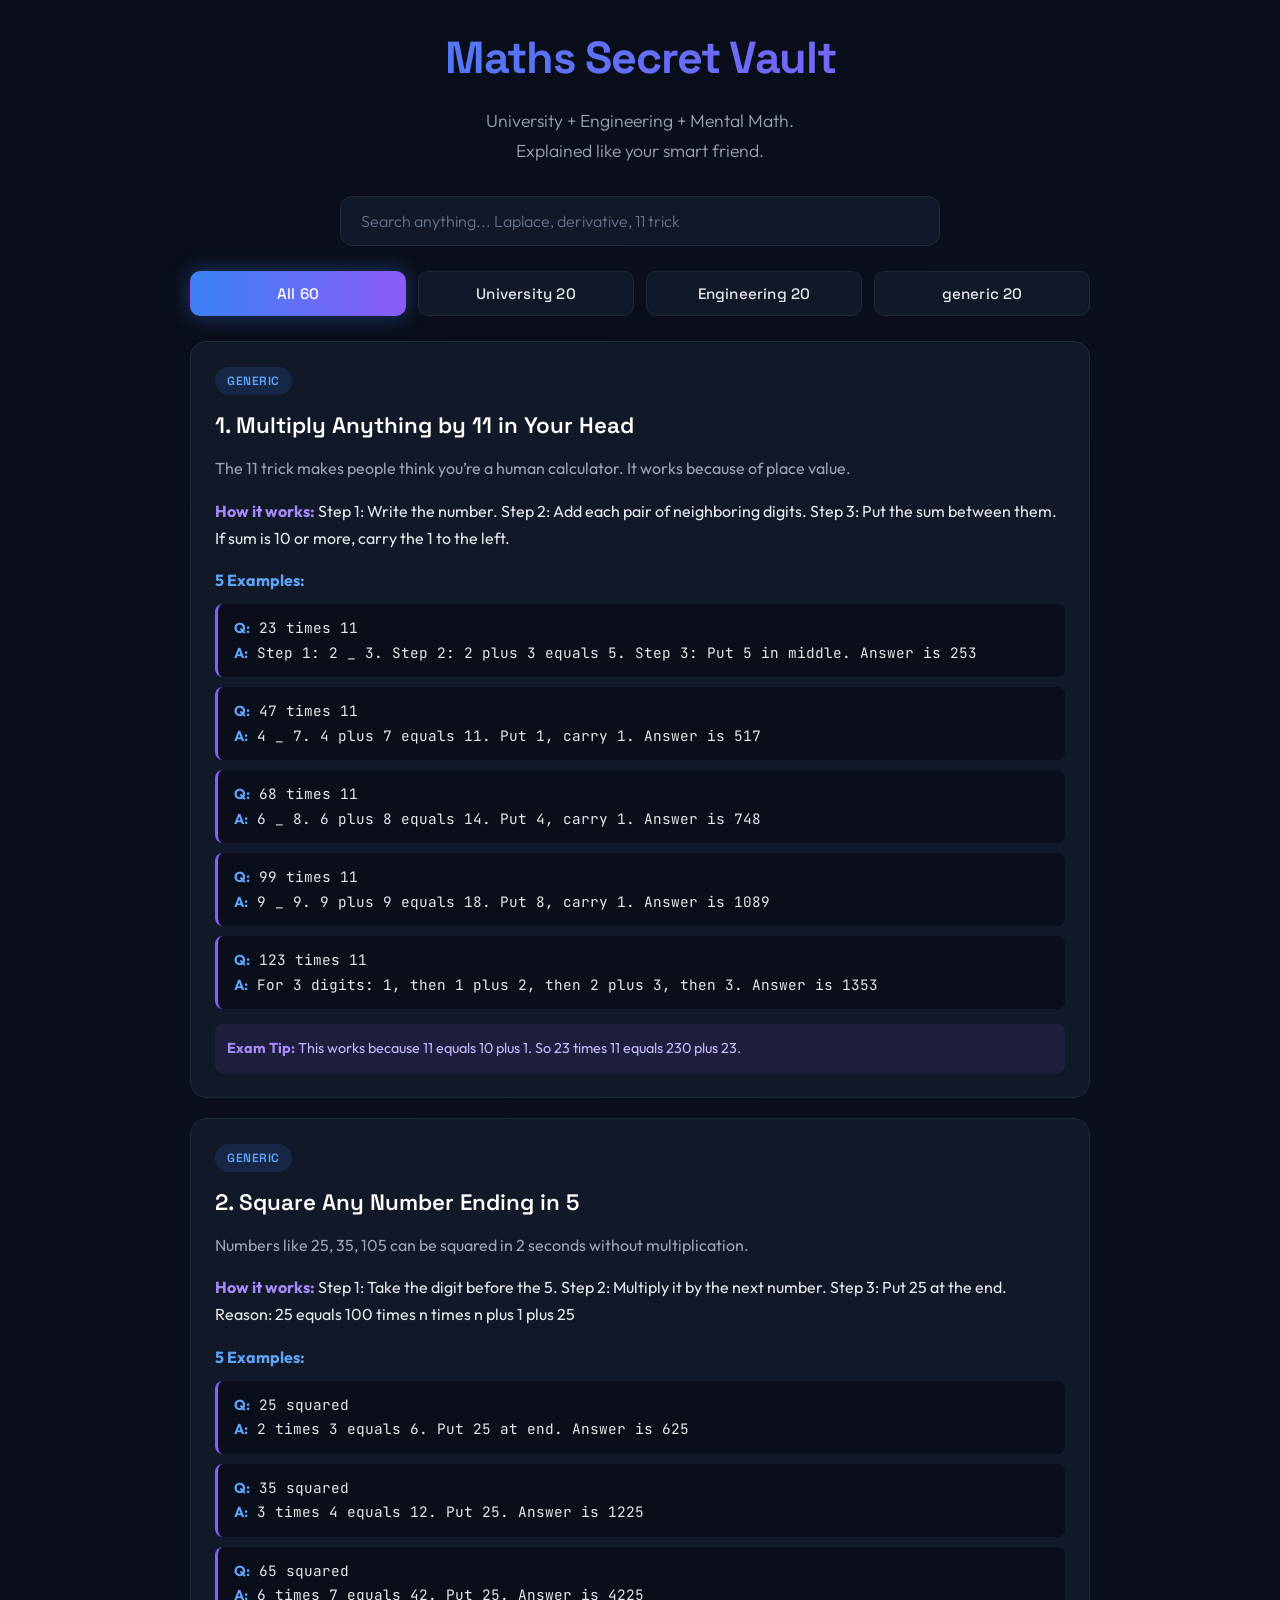
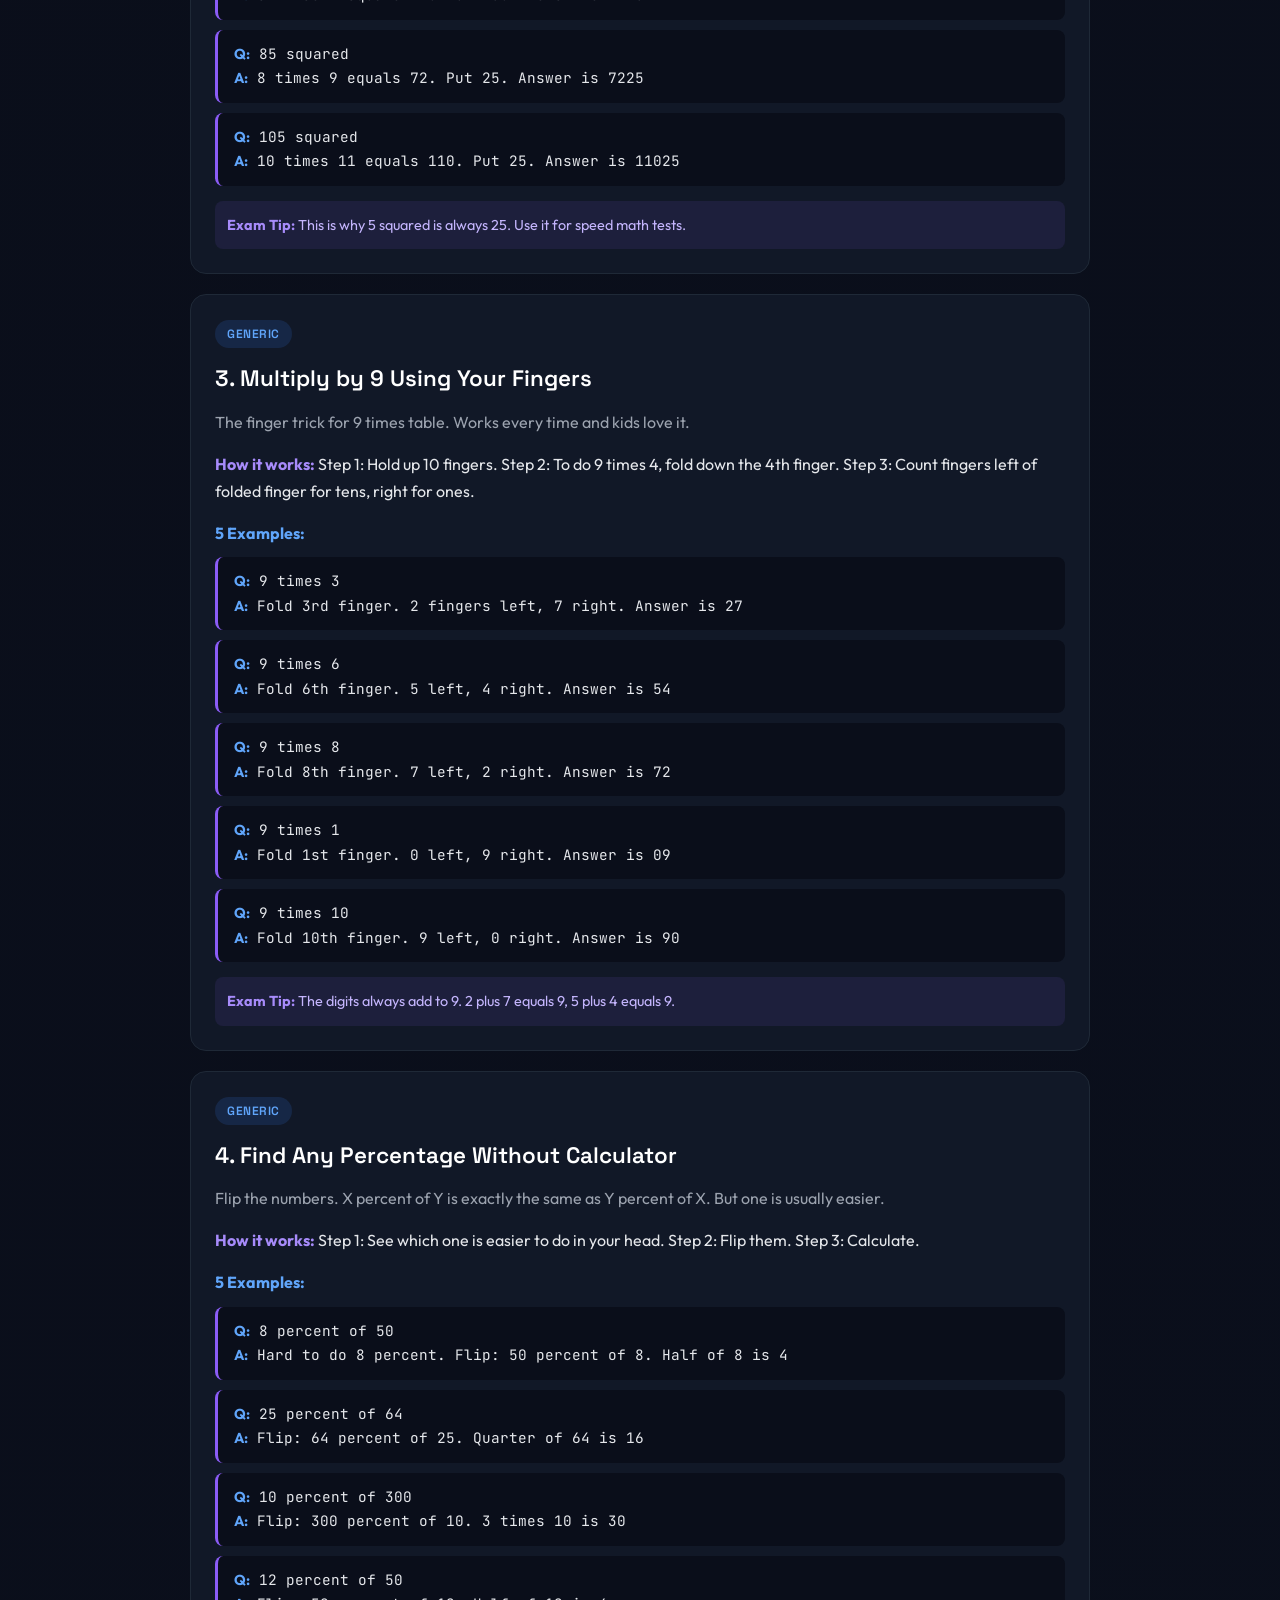
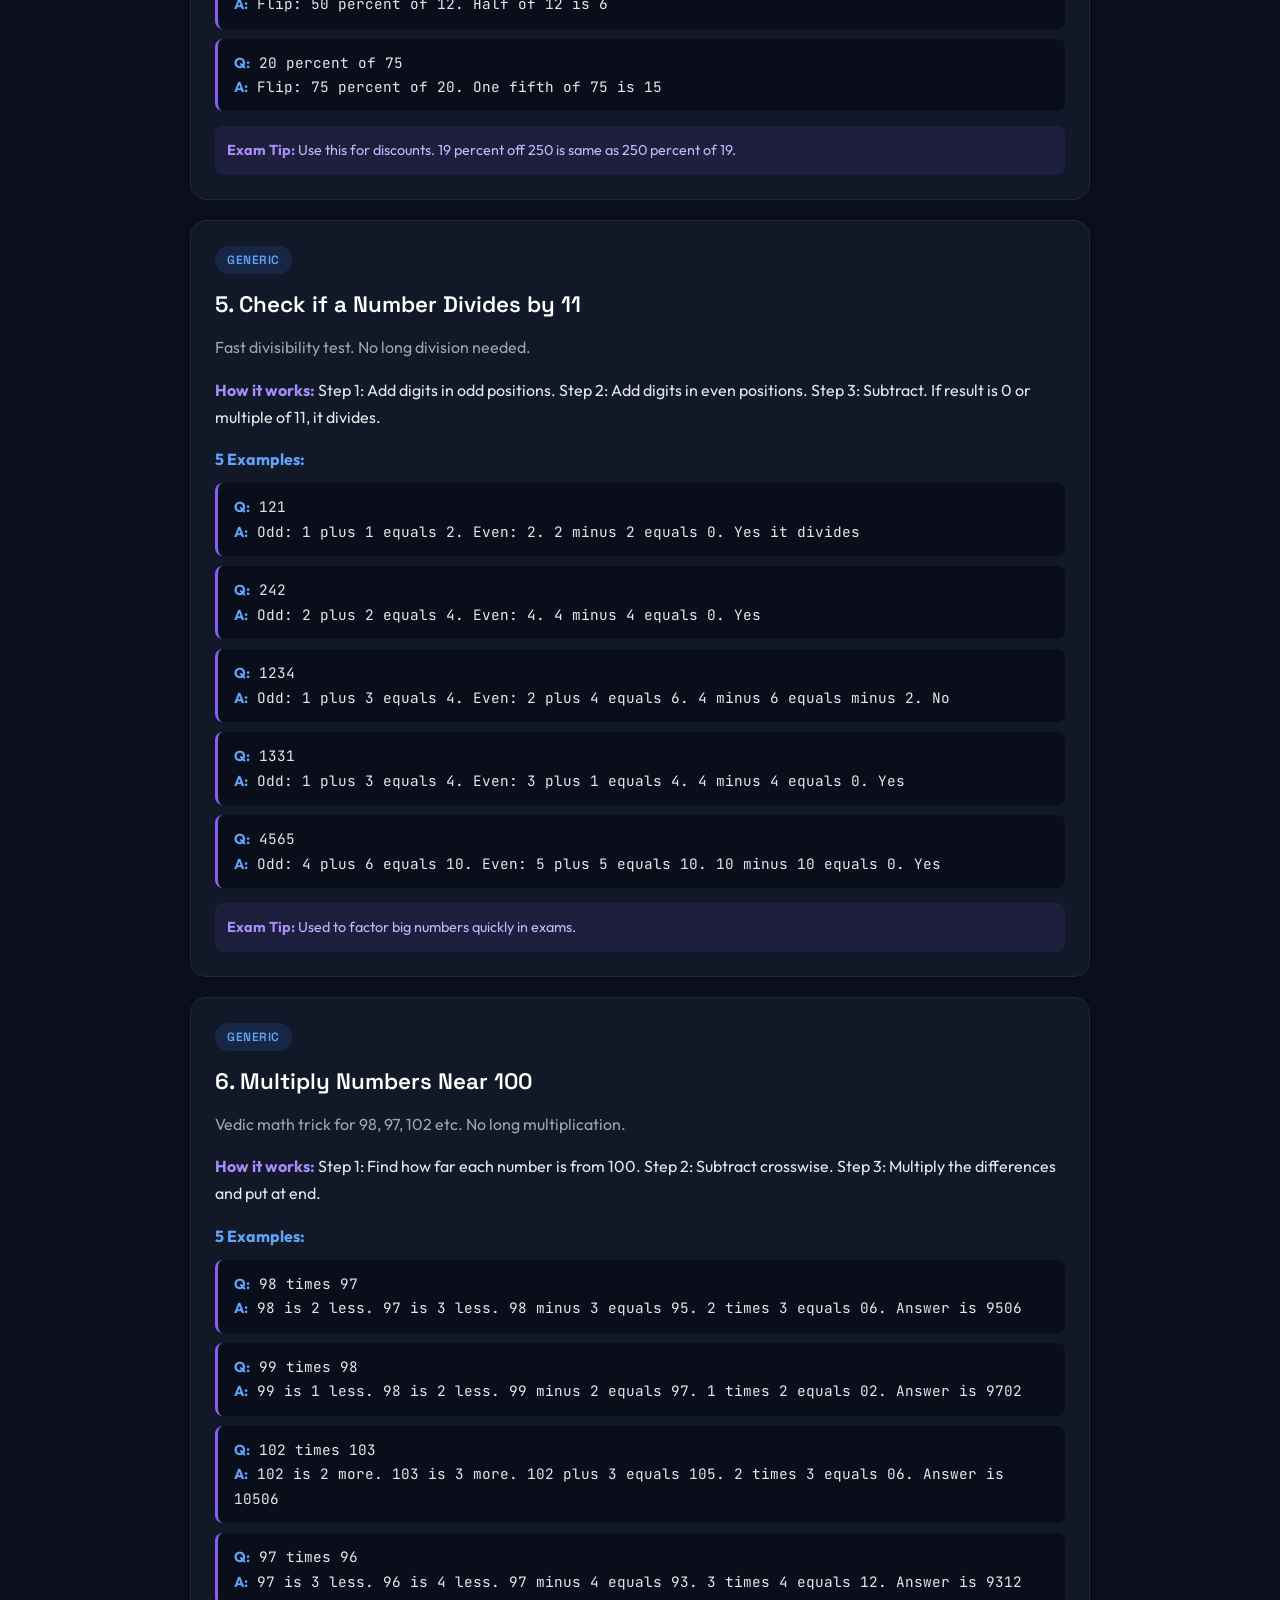
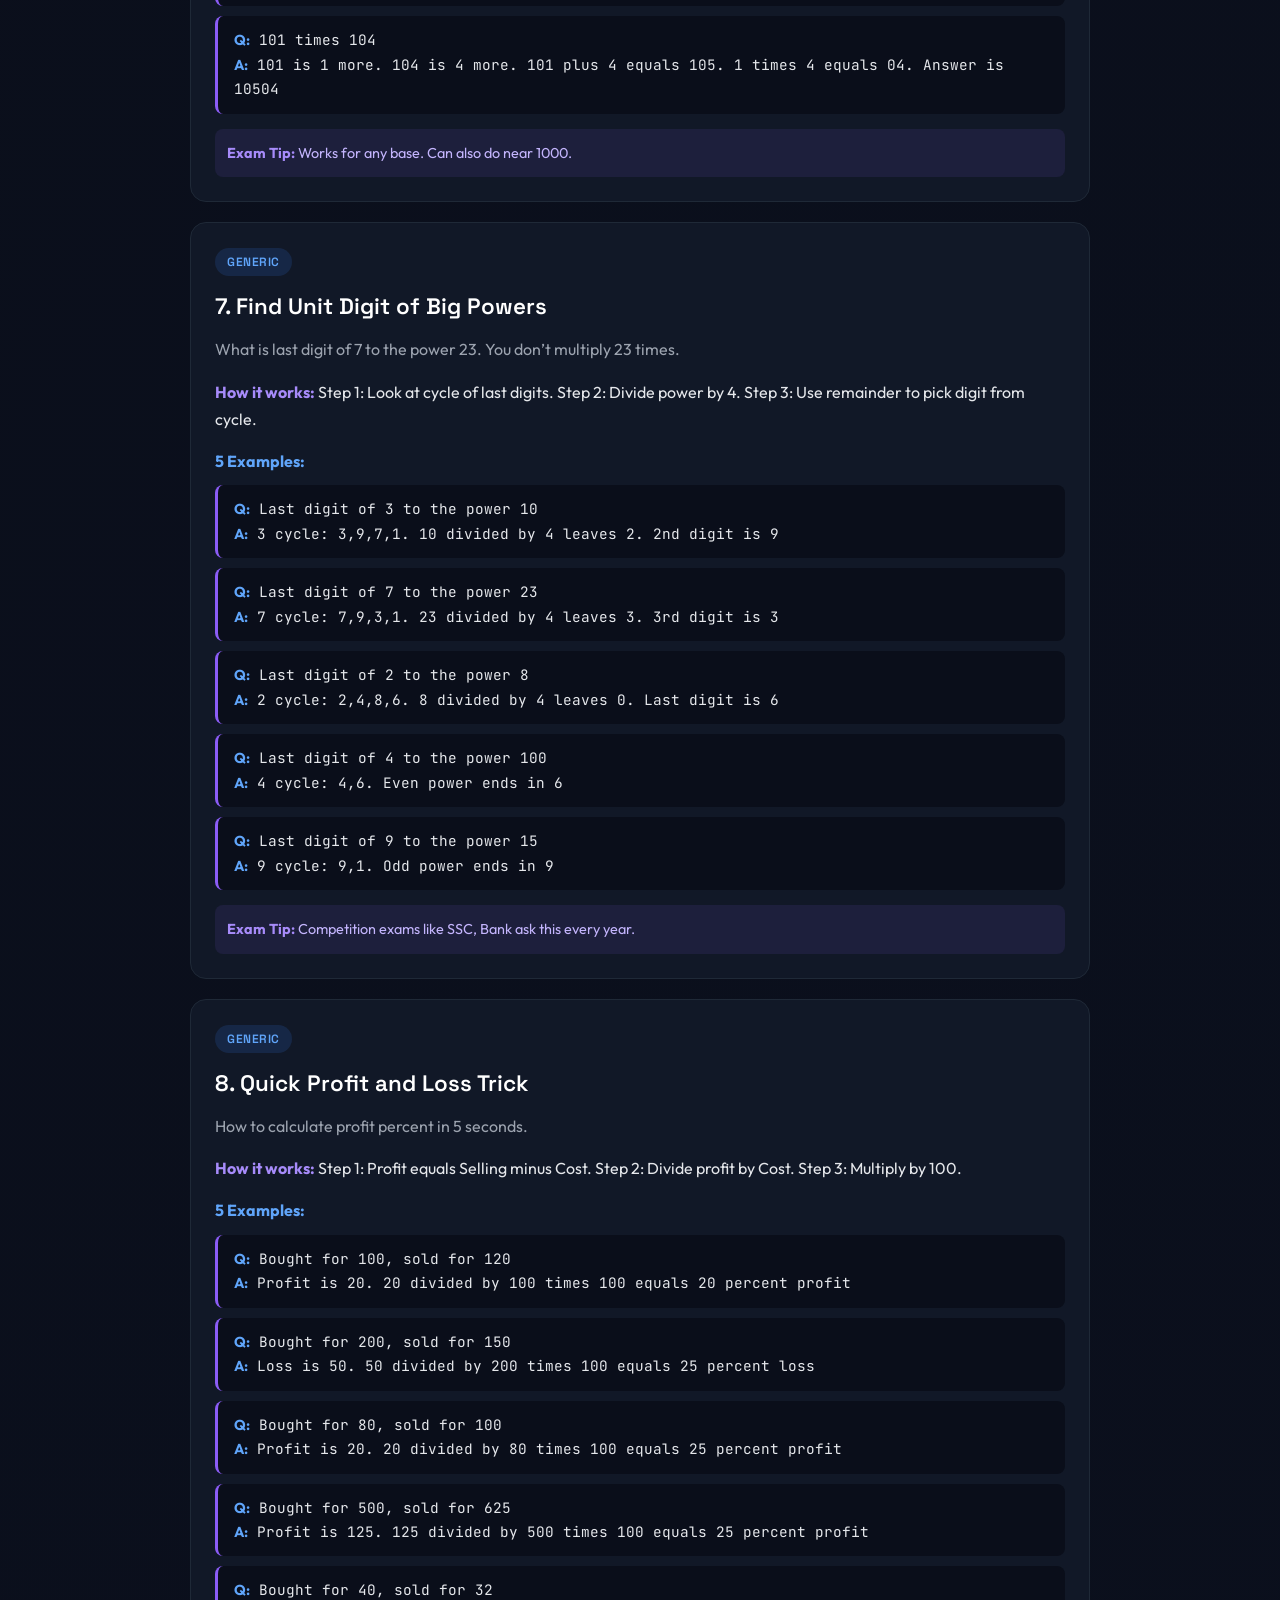
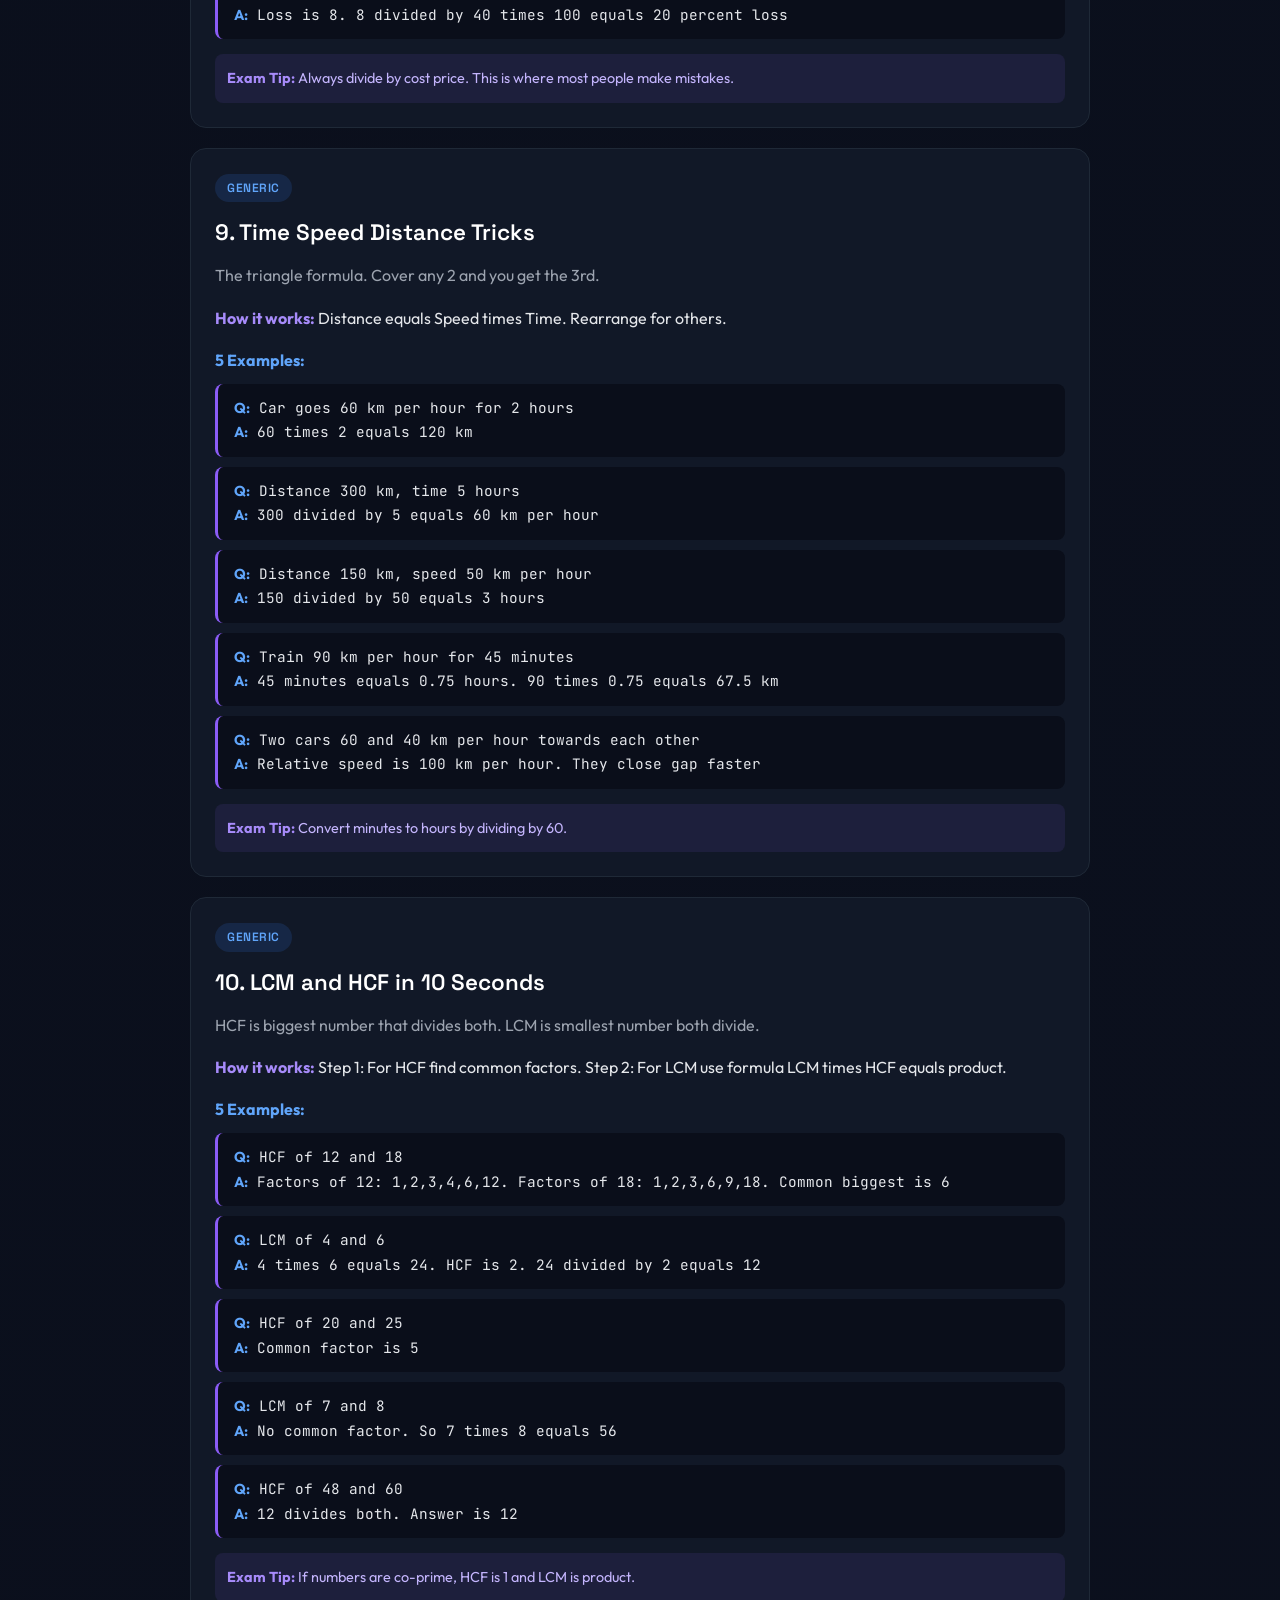
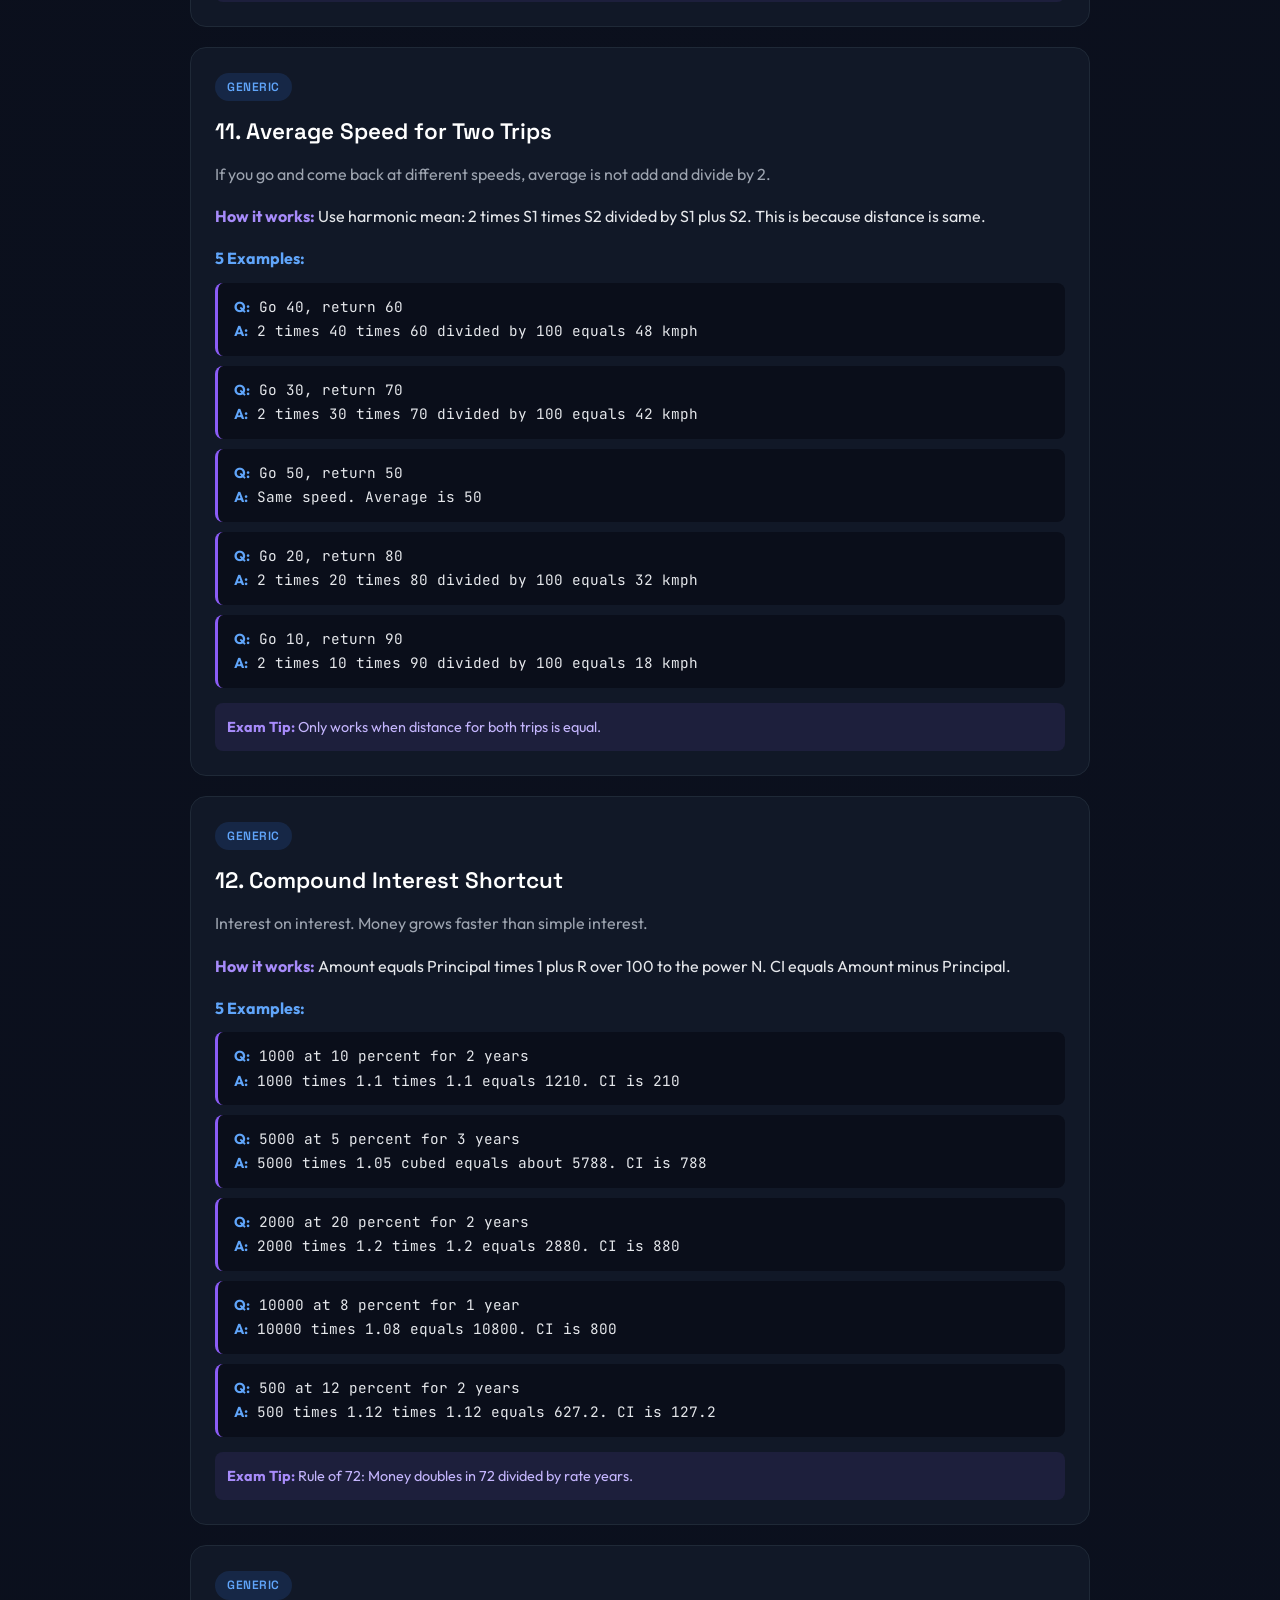
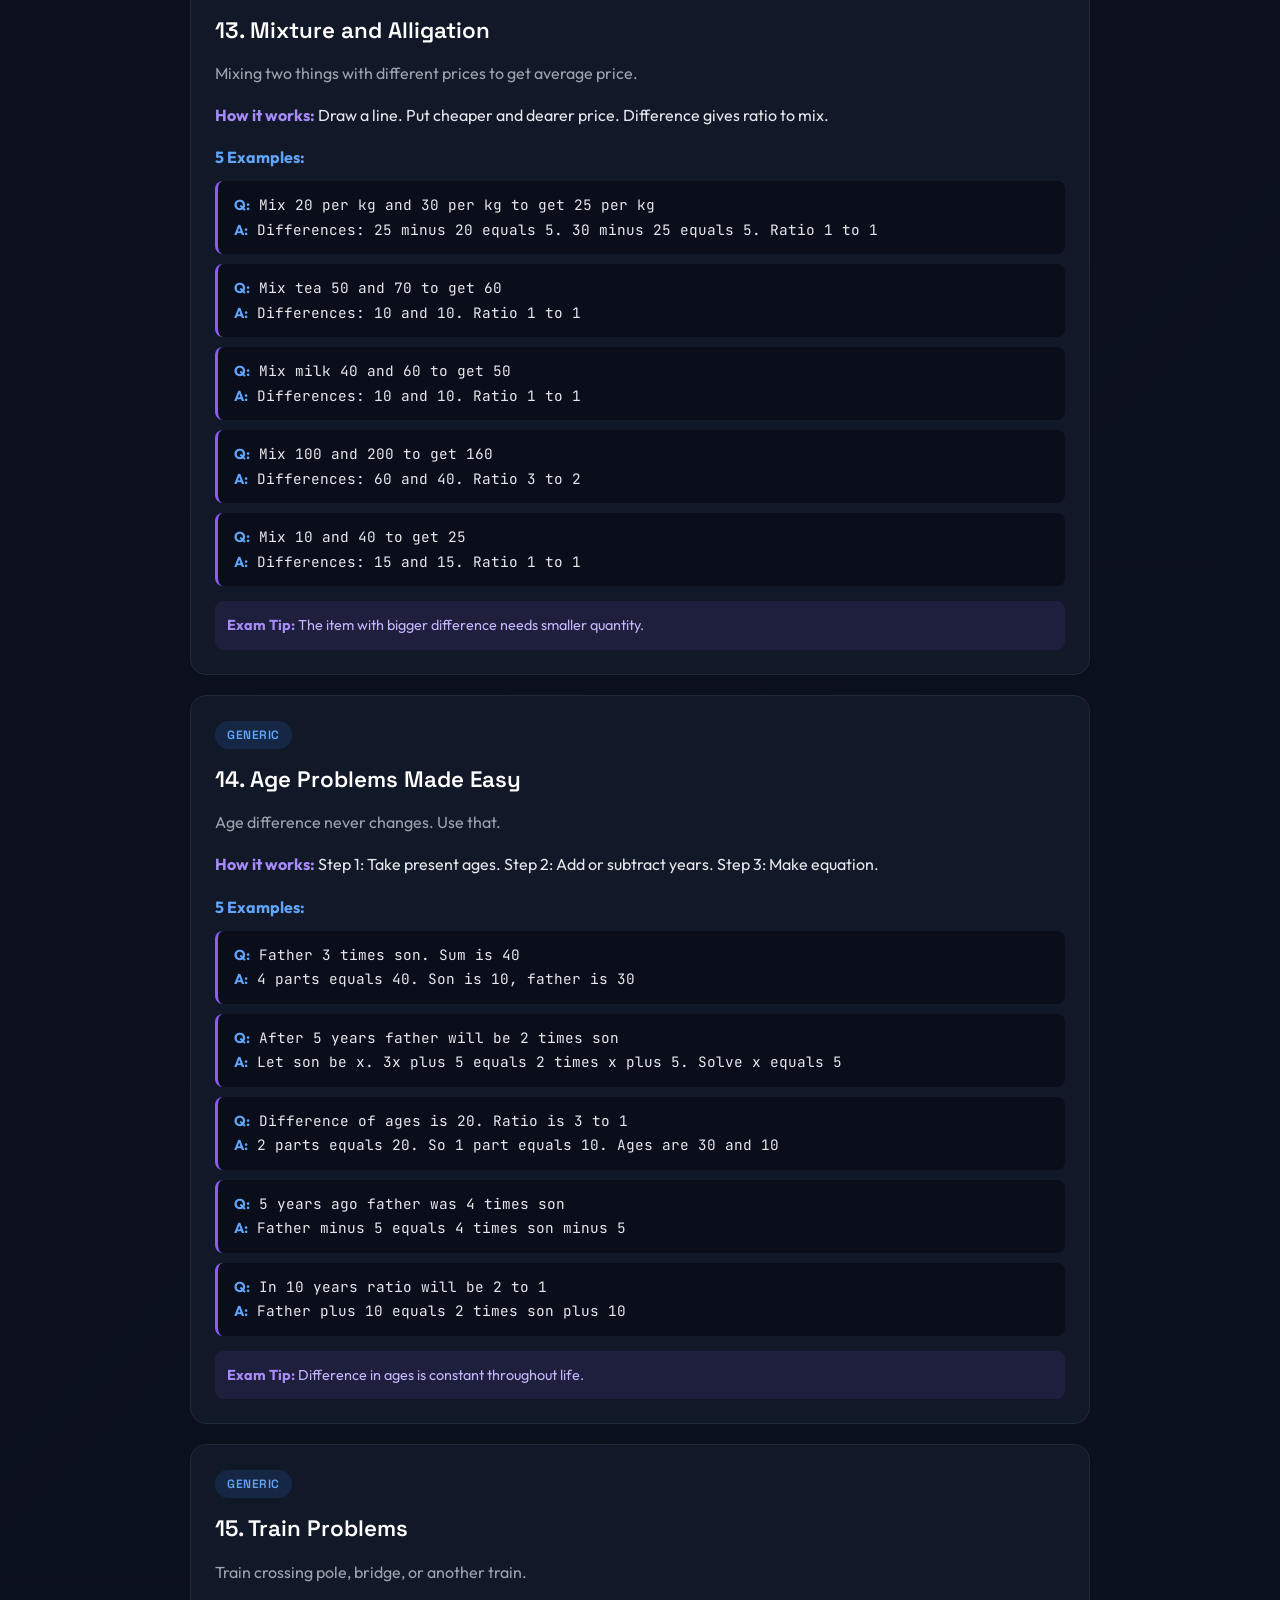
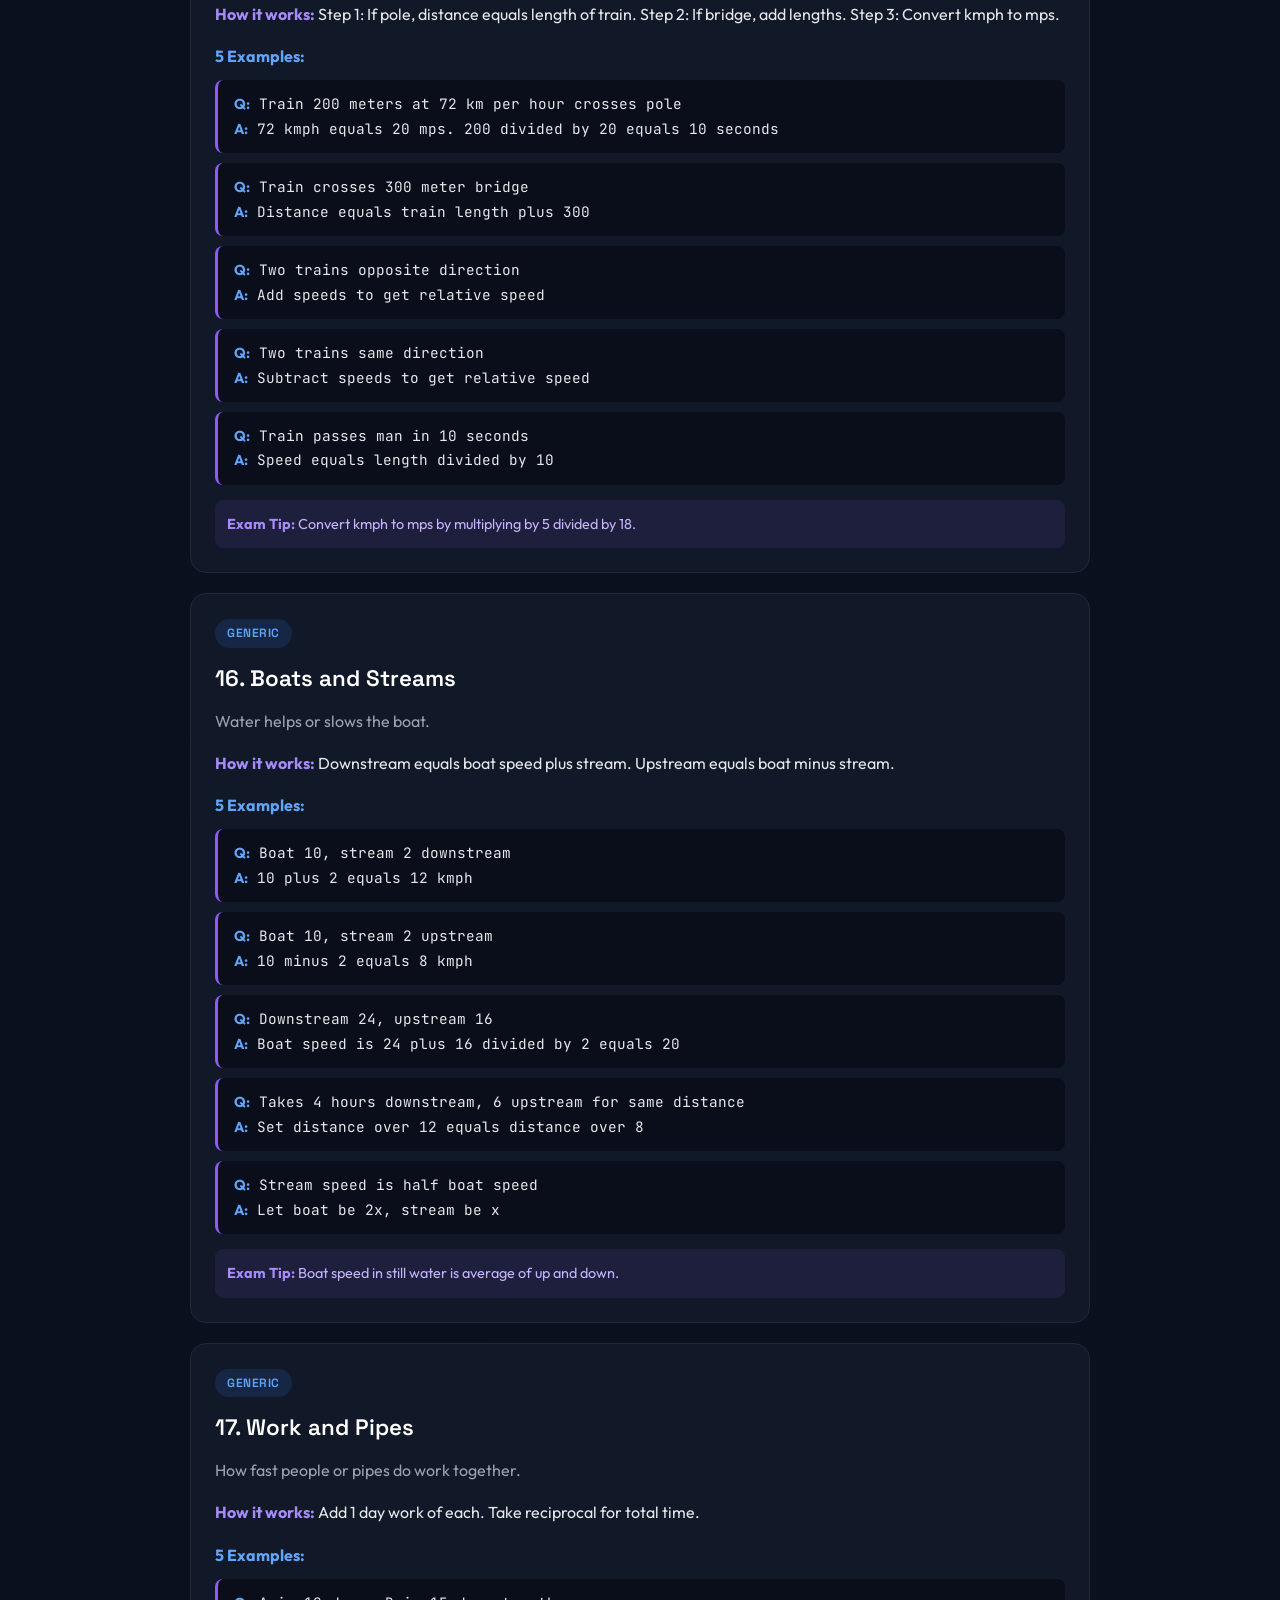
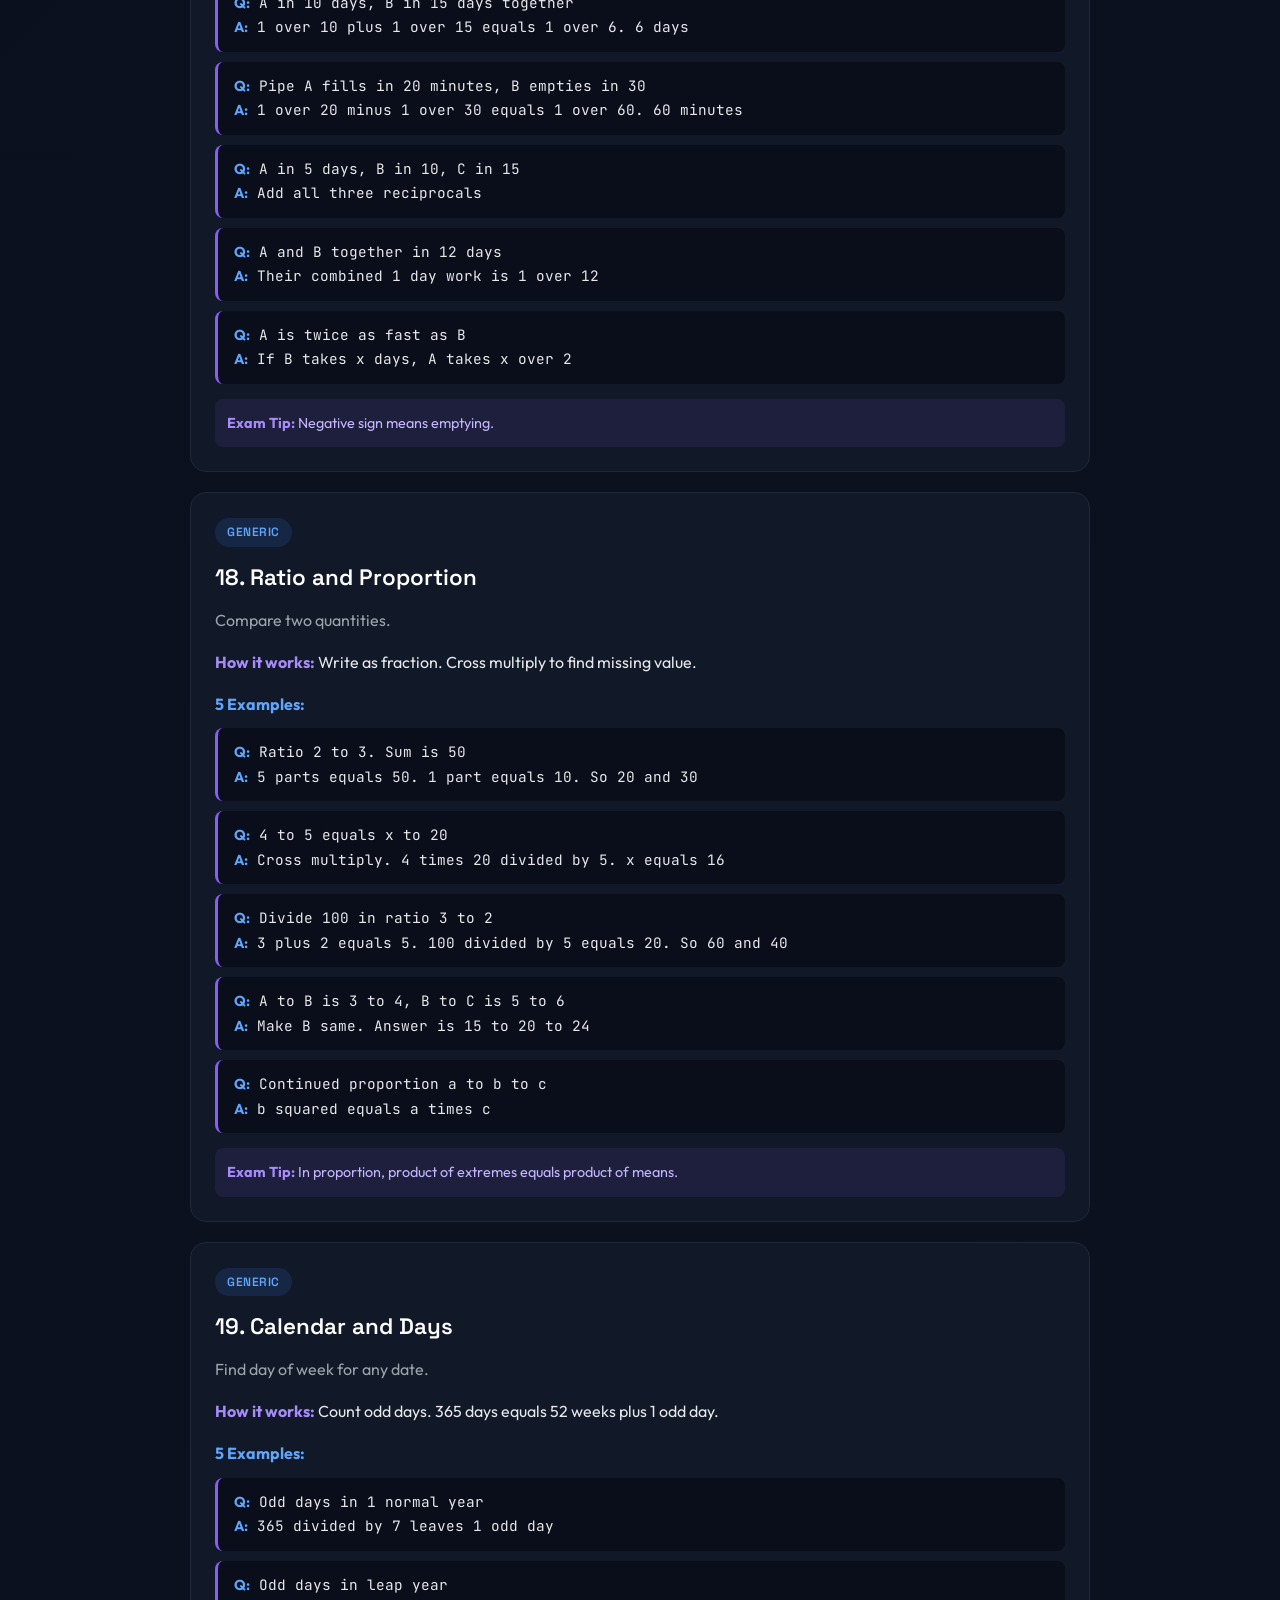
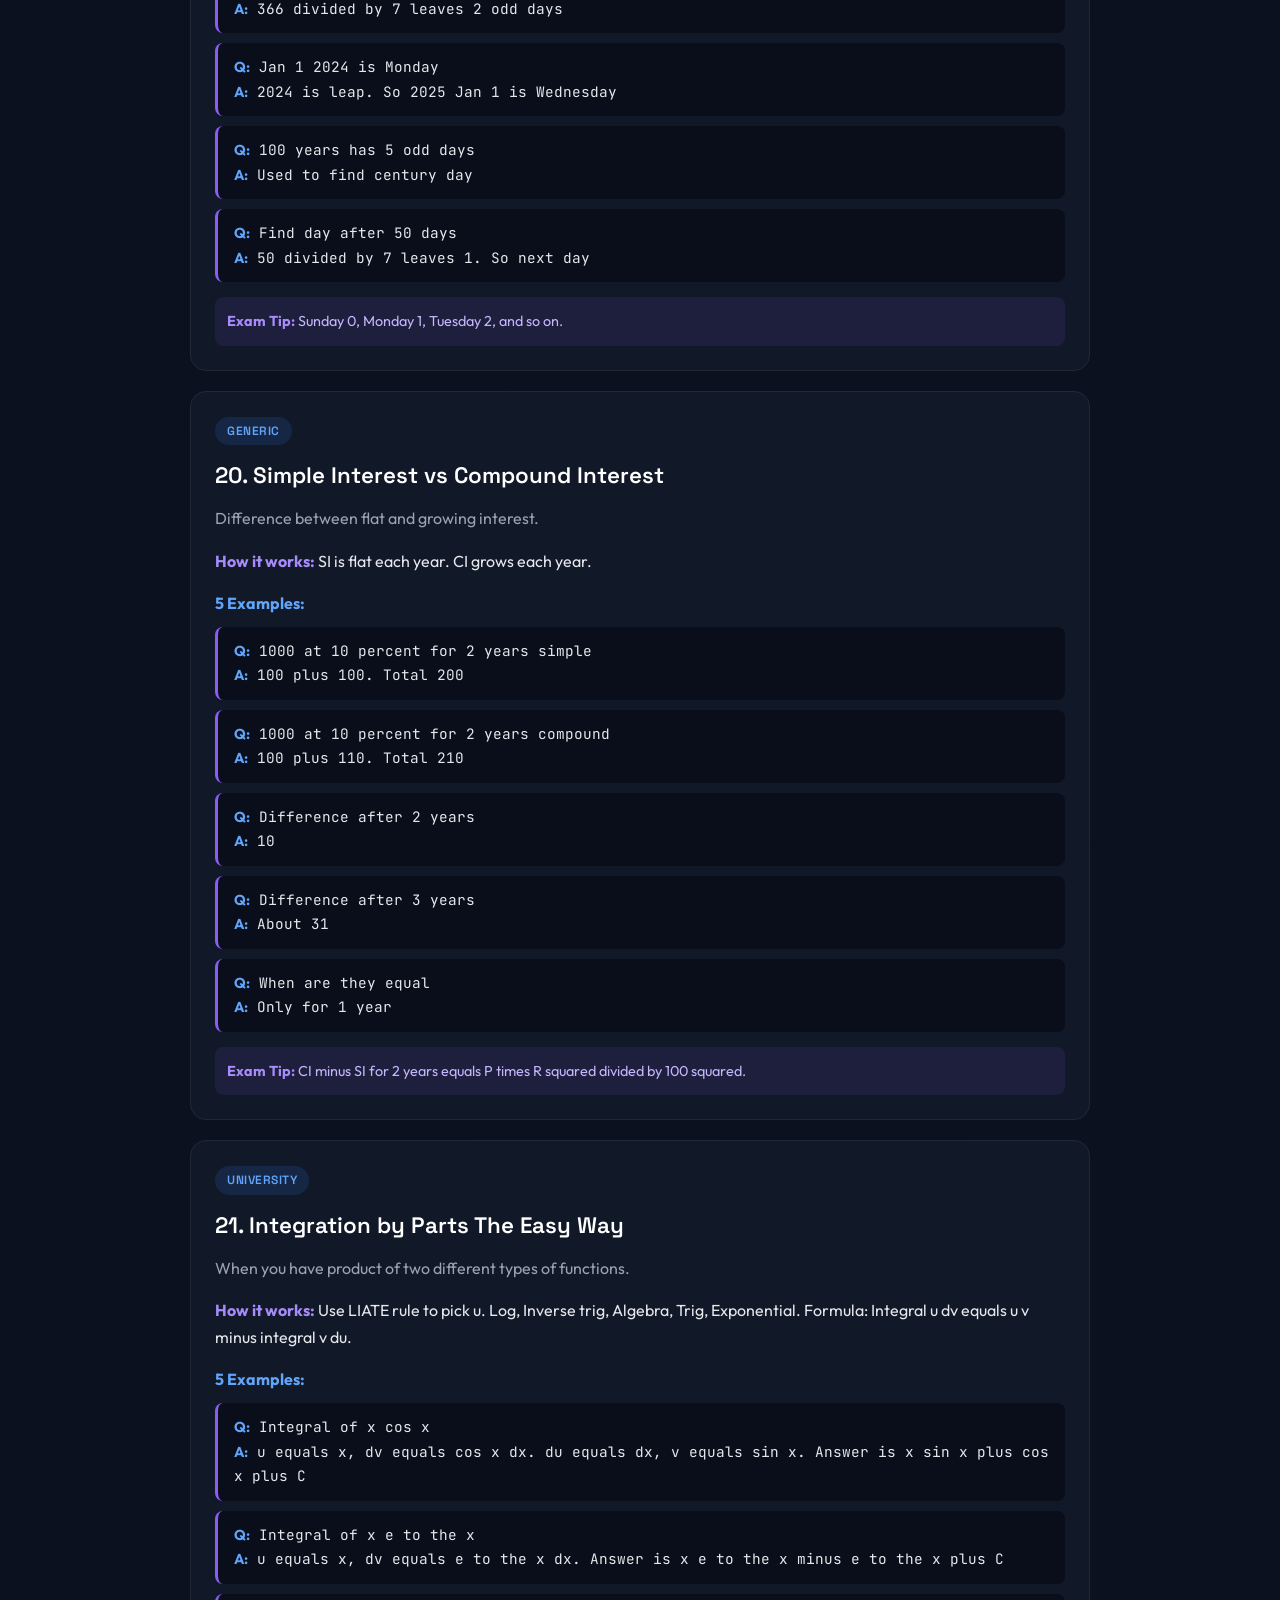
<file: index.html>
<!DOCTYPE html>
<html lang="en">
<head>
  <meta charset="UTF-8">
  <meta name="viewport" content="width=device-width, initial-scale=1.0">
  <title>Maths Secret Vault</title>

  <!-- GOOGLE FONTS -->
  <link rel="preconnect" href="https://fonts.googleapis.com">
  <link rel="preconnect" href="https://fonts.gstatic.com" crossorigin>
  <link href="https://fonts.googleapis.com/css2?family=Space+Grotesk:wght@400;500;600;700&family=Outfit:wght@300;400;500;600&family=JetBrains+Mono:wght@400;500&display=swap" rel="stylesheet">

  <!-- CSS -->
  <link rel="stylesheet" href="style.css">

  <!-- PWA -->
  <link rel="manifest" href="manifest.json">
  <meta name="theme-color" content="#3b82f6">
</head>
<body>
  <div class="container">
    <h1>Maths Secret Vault</h1>
    <p class="subtitle">University + Engineering + Mental Math. <br> Explained like your smart friend.</p>

    <input type="text" id="search" class="search-box" placeholder="Search anything... Laplace, derivative, 11 trick">

    <div class="filters">
      <button class="filter-btn active" data-filter="all">All 60</button>
      <button class="filter-btn" data-filter="university">University 20</button>
      <button class="filter-btn" data-filter="engineering">Engineering 20</button>
      <button class="filter-btn" data-filter="generic">generic 20</button>
    </div>

    <div id="results"></div>

    <footer style="text-align:center; padding:30px 20px; color:#9ca3af;">
      <a href="privacy-policy.html" style="color:#60a5fa;">Privacy Policy</a>
    </footer>
  </div>

  <script src="data.js"></script>
  <script src="app.js"></script>
</body>
</html>
</file>
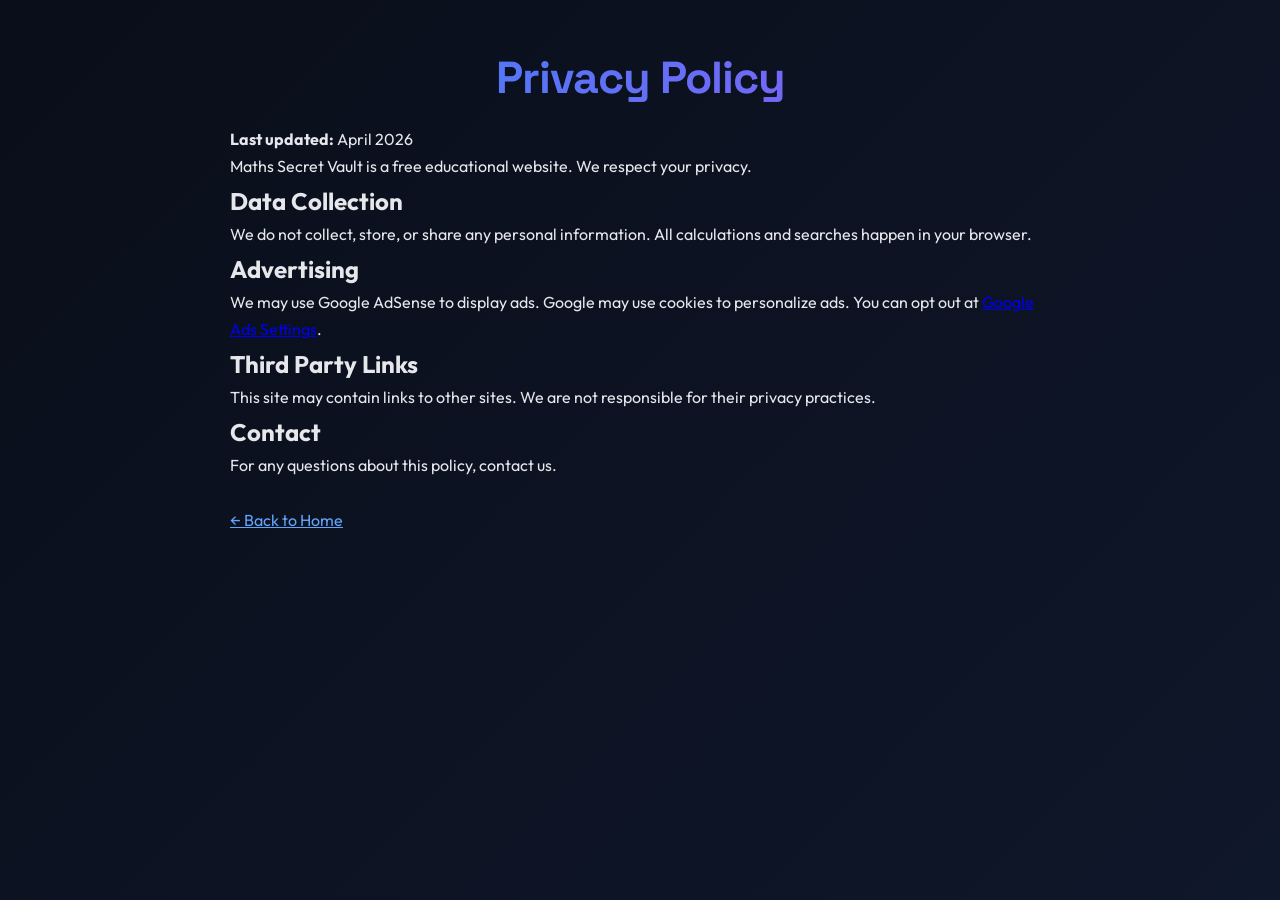
<file: privacy-policy.html>
<!DOCTYPE html>
<html lang="en">
<head>
<meta charset="UTF-8">
<title>Privacy Policy - Maths Secret Vault</title>
<link rel="stylesheet" href="style.css">
</head>
<body style="padding:40px; max-width:900px; margin:auto;">
<h1>Privacy Policy</h1>
<p><b>Last updated:</b> April 2026</p>

<p>Maths Secret Vault is a free educational website. We respect your privacy.</p>

<h2>Data Collection</h2>
<p>We do not collect, store, or share any personal information. All calculations and searches happen in your browser.</p>

<h2>Advertising</h2>
<p>We may use Google AdSense to display ads. Google may use cookies to personalize ads. 
You can opt out at <a href="https://www.google.com/settings/ads" target="_blank">Google Ads Settings</a>.</p>

<h2>Third Party Links</h2>
<p>This site may contain links to other sites. We are not responsible for their privacy practices.</p>

<h2>Contact</h2>
<p>For any questions about this policy, contact us.</p>

<br>
<a href="index.html" style="color:#60a5fa;">← Back to Home</a>
</body></html>
</file>
<file: style.css>
@import url('https://fonts.googleapis.com/css2?family=Space+Grotesk:wght@400;500;600;700&family=Outfit:wght@300;400;500;600&family=JetBrains+Mono:wght@400;500&display=swap');

:root {
  --bg: #0a0e1a;
  --card: #111827;
  --card-hover: #1a2333;
  --accent: #3b82f6;
  --accent-2: #8b5cf6;
  --text: #e5e7eb;
  --text-muted: #9ca3af;
  --border: #1f2937;
}

* { margin: 0; padding: 0; box-sizing: border-box; }

body {
  background: linear-gradient(135deg, #0a0e1a 0%, #0f172a 100%);
  color: var(--text);
  font-family: 'Outfit', sans-serif;
  line-height: 1.7;
  padding: 20px;
  min-height: 100vh;
}

.container { max-width: 900px; margin: 0 auto; }

h1 {
  font-family: 'Space Grotesk', sans-serif;
  font-size: 2.8rem;
  font-weight: 700;
  background: linear-gradient(90deg, #3b82f6, #8b5cf6);
  -webkit-background-clip: text;
  -webkit-text-fill-color: transparent;
  text-align: center;
  letter-spacing: -1px;
  margin-bottom: 10px;
}

.subtitle {
  text-align: center;
  color: var(--text-muted);
  font-size: 1.1rem;
  font-weight: 300;
  margin-bottom: 30px;
}

/* SEARCH BAR UPGRADE */
.search-box {
  width: 100%;
  max-width: 600px;
  margin: 0 auto 25px auto;
  display: block;
  padding: 14px 20px;
  border-radius: 12px;
  border: 1px solid var(--border);
  background: var(--card);
  color: var(--text);
  font-family: 'Outfit', sans-serif;
  font-size: 1rem;
  outline: none;
  transition: all 0.3s;
}
.search-box:focus {
  border-color: var(--accent);
  box-shadow: 0 0 0 3px rgba(59, 130, 246, 0.1);
}
.search-box::placeholder {
  color: #64748b;
  font-weight: 300;
}

/* FILTER BUTTONS UPGRADE */
.filters {
  display: grid;
  grid-template-columns: repeat(2, 1fr);
  gap: 12px;
  margin: 25px 0;
}
@media(min-width: 600px){
  .filters { grid-template-columns: repeat(4, 1fr); }
}

.filter-btn {
  font-family: 'Space Grotesk', sans-serif;
  padding: 12px 16px;
  border-radius: 10px;
  border: 1px solid var(--border);
  background: var(--card);
  color: var(--text);
  font-weight: 500;
  font-size: 0.95rem;
  cursor: pointer;
  transition: all 0.2s;
  letter-spacing: 0.2px;
}
.filter-btn:hover { background: var(--card-hover); }
.filter-btn.active {
  background: linear-gradient(90deg, #3b82f6, #8b5cf6);
  border-color: transparent;
  color: white;
  box-shadow: 0 0 20px rgba(59, 130, 246, 0.4);
}

/* CARDS */
.card {
  background: var(--card);
  border: 1px solid var(--border);
  border-radius: 16px;
  padding: 24px;
  margin-bottom: 20px;
  transition: all 0.3s;
}
.card:hover {
  background: var(--card-hover);
  border-color: var(--accent);
  transform: translateY(-2px);
}

.card-badge {
  display: inline-block;
  font-family: 'Space Grotesk', sans-serif;
  font-size: 0.75rem;
  font-weight: 600;
  padding: 4px 12px;
  border-radius: 20px;
  background: rgba(59, 130, 246, 0.15);
  color: #60a5fa;
  text-transform: uppercase;
  letter-spacing: 0.5px;
  margin-bottom: 12px;
}

.card-title {
  font-family: 'Space Grotesk', sans-serif;
  font-size: 1.4rem;
  font-weight: 600;
  margin-bottom: 10px;
  color: white;
}

.card-simple { color: var(--text-muted); margin-bottom: 15px; }

.card-example {
  background: #0a0e1a;
  border-left: 3px solid var(--accent-2);
  padding: 12px 16px;
  margin: 10px 0;
  border-radius: 8px;
  font-family: 'JetBrains Mono', monospace;
  font-size: 0.9rem;
}
.card-example b { color: #60a5fa; font-family: 'Outfit', sans-serif; }

.card-tip {
  margin-top: 15px;
  padding: 12px;
  background: rgba(139, 92, 246, 0.1);
  border-radius: 8px;
  font-size: 0.9rem;
  color: #c4b5fd;
}
.card-tip b { color: #a78bfa; }
</file>
